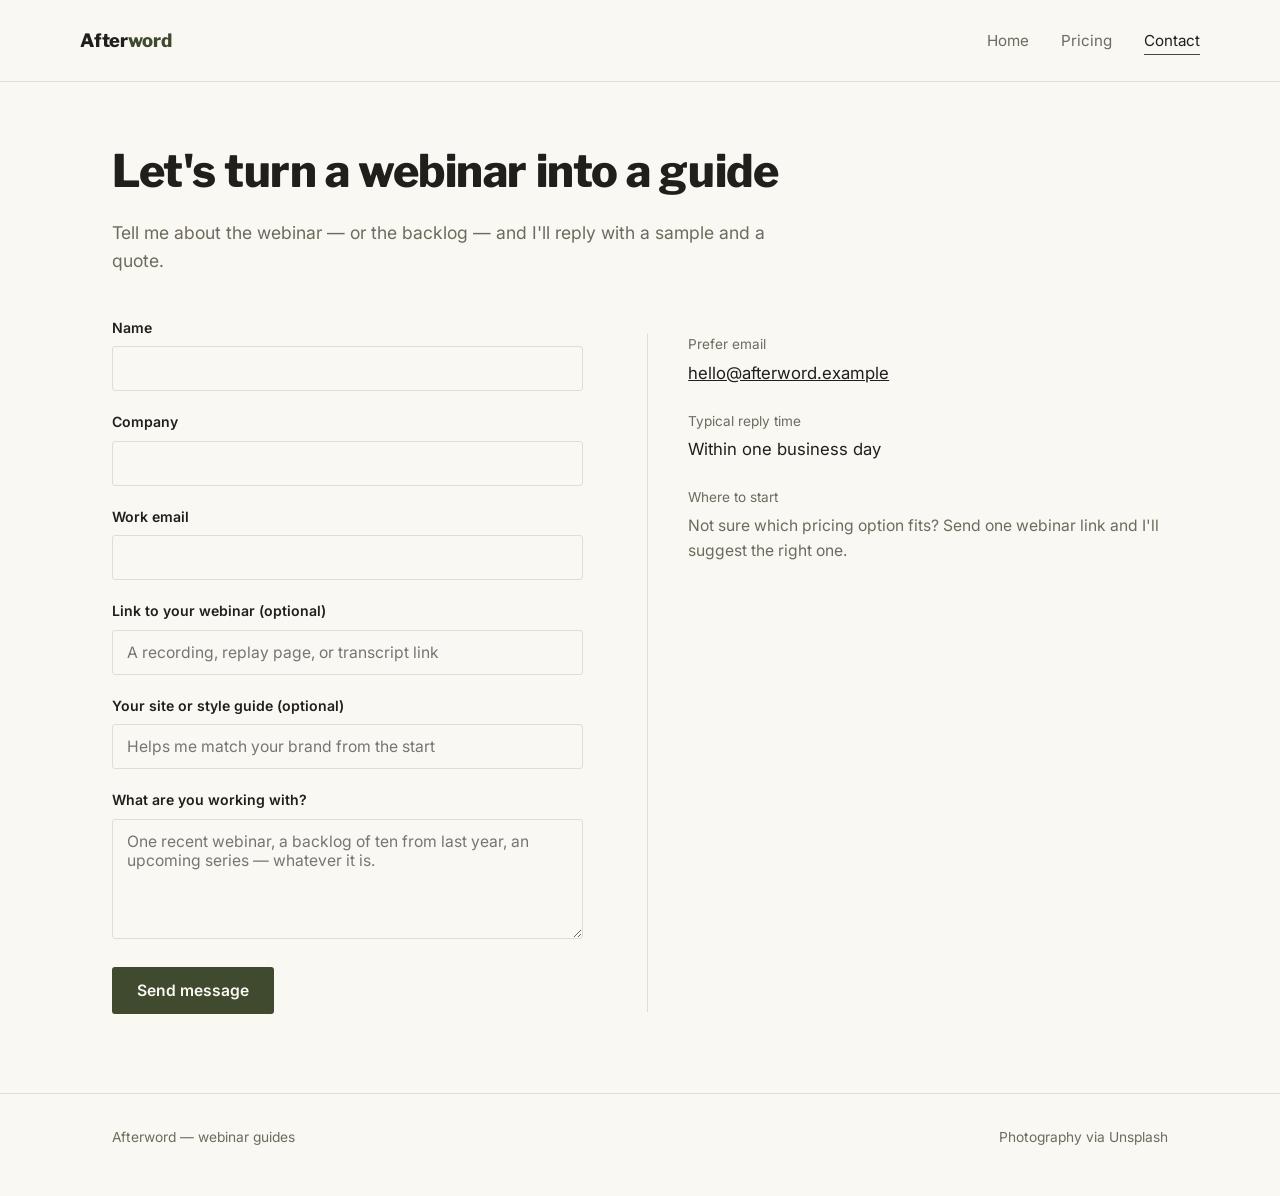
<file: contact.html>
<!doctype html>
<html lang="en">
<head>
<meta charset="UTF-8" />
<meta name="viewport" content="width=device-width, initial-scale=1.0" />
<title>Contact — Afterword</title>
<meta name="description" content="Get in touch to turn a webinar, or a backlog of them, into a guide." />
<link rel="preconnect" href="https://fonts.googleapis.com">
<link rel="preconnect" href="https://fonts.gstatic.com" crossorigin>
<link href="https://fonts.googleapis.com/css2?family=Inter:wght@400;500;600&family=Libre+Franklin:wght@700;800&display=swap" rel="stylesheet">
<link rel="stylesheet" href="styles.css" />
</head>
<body>

<header class="site">
  <div class="wrap nav">
    <a class="wordmark" href="index.html">After<span>word</span></a>
    <ul class="nav-links">
      <li><a href="index.html">Home</a></li>
      <li><a href="pricing.html">Pricing</a></li>
      <li><a href="contact.html" aria-current="page">Contact</a></li>
    </ul>
  </div>
</header>

<main>

  <section style="border-top:none; padding-bottom:24px;">
    <div class="wrap">
      <h1 style="font-size:clamp(2rem,4vw,2.8rem);">Let's turn a webinar into a guide</h1>
      <p class="prose muted" style="font-size:1.1rem; margin-top:14px;">
        Tell me about the webinar — or the backlog — and I'll reply with a sample and a quote.
      </p>
    </div>
  </section>

  <section style="border-top:none; padding-top:0;">
    <div class="wrap contact-layout">

      <div>
        <form id="contact-form">
          <div class="field">
            <label for="name">Name</label>
            <input type="text" id="name" name="name" required />
          </div>
          <div class="field">
            <label for="company">Company</label>
            <input type="text" id="company" name="company" required />
          </div>
          <div class="field">
            <label for="email">Work email</label>
            <input type="email" id="email" name="email" required />
          </div>
          <div class="field">
            <label for="webinar-link">Link to your webinar (optional)</label>
            <input type="url" id="webinar-link" name="webinar-link" placeholder="A recording, replay page, or transcript link" />
          </div>
          <div class="field">
            <label for="brand-link">Your site or style guide (optional)</label>
            <input type="url" id="brand-link" name="brand-link" placeholder="Helps me match your brand from the start" />
          </div>
          <div class="field">
            <label for="message">What are you working with?</label>
            <textarea id="message" name="message" placeholder="One recent webinar, a backlog of ten from last year, an upcoming series — whatever it is." required></textarea>
          </div>
          <button type="submit" class="btn btn-primary">Send message</button>
          <p id="form-status"></p>
        </form>
      </div>

      <dl class="direct-contact">
        <dt>Prefer email</dt>
        <dd><a href="mailto:hello@afterword.example">hello@afterword.example</a></dd>
        <dt>Typical reply time</dt>
        <dd>Within one business day</dd>
        <dt>Where to start</dt>
        <dd class="muted" style="font-size:0.98rem;">Not sure which pricing option fits? Send one webinar link and I'll suggest the right one.</dd>
      </dl>

    </div>
  </section>

</main>

<footer class="site">
  <div class="wrap" style="display:flex; justify-content:space-between; width:100%; flex-wrap:wrap; gap:12px;">
    <span class="muted">Afterword — webinar guides</span>
    <span class="muted">Photography via Unsplash</span>
  </div>
</footer>

<script>
  document.getElementById('contact-form').addEventListener('submit', function (e) {
    e.preventDefault();
    var name = document.getElementById('name').value;
    var company = document.getElementById('company').value;
    var email = document.getElementById('email').value;
    var webinarLink = document.getElementById('webinar-link').value;
    var brandLink = document.getElementById('brand-link').value;
    var message = document.getElementById('message').value;

    var subject = encodeURIComponent('Webinar guide inquiry — ' + company);
    var body = encodeURIComponent(
      'Name: ' + name + '\n' +
      'Company: ' + company + '\n' +
      'Email: ' + email + '\n' +
      (webinarLink ? 'Webinar link: ' + webinarLink + '\n' : '') +
      (brandLink ? 'Site / style guide: ' + brandLink + '\n' : '') +
      '\n' + message
    );

    window.location.href = 'mailto:hello@afterword.example?subject=' + subject + '&body=' + body;
    document.getElementById('form-status').textContent = 'Opening your email client…';
  });
</script>

</body>
</html>
</file>
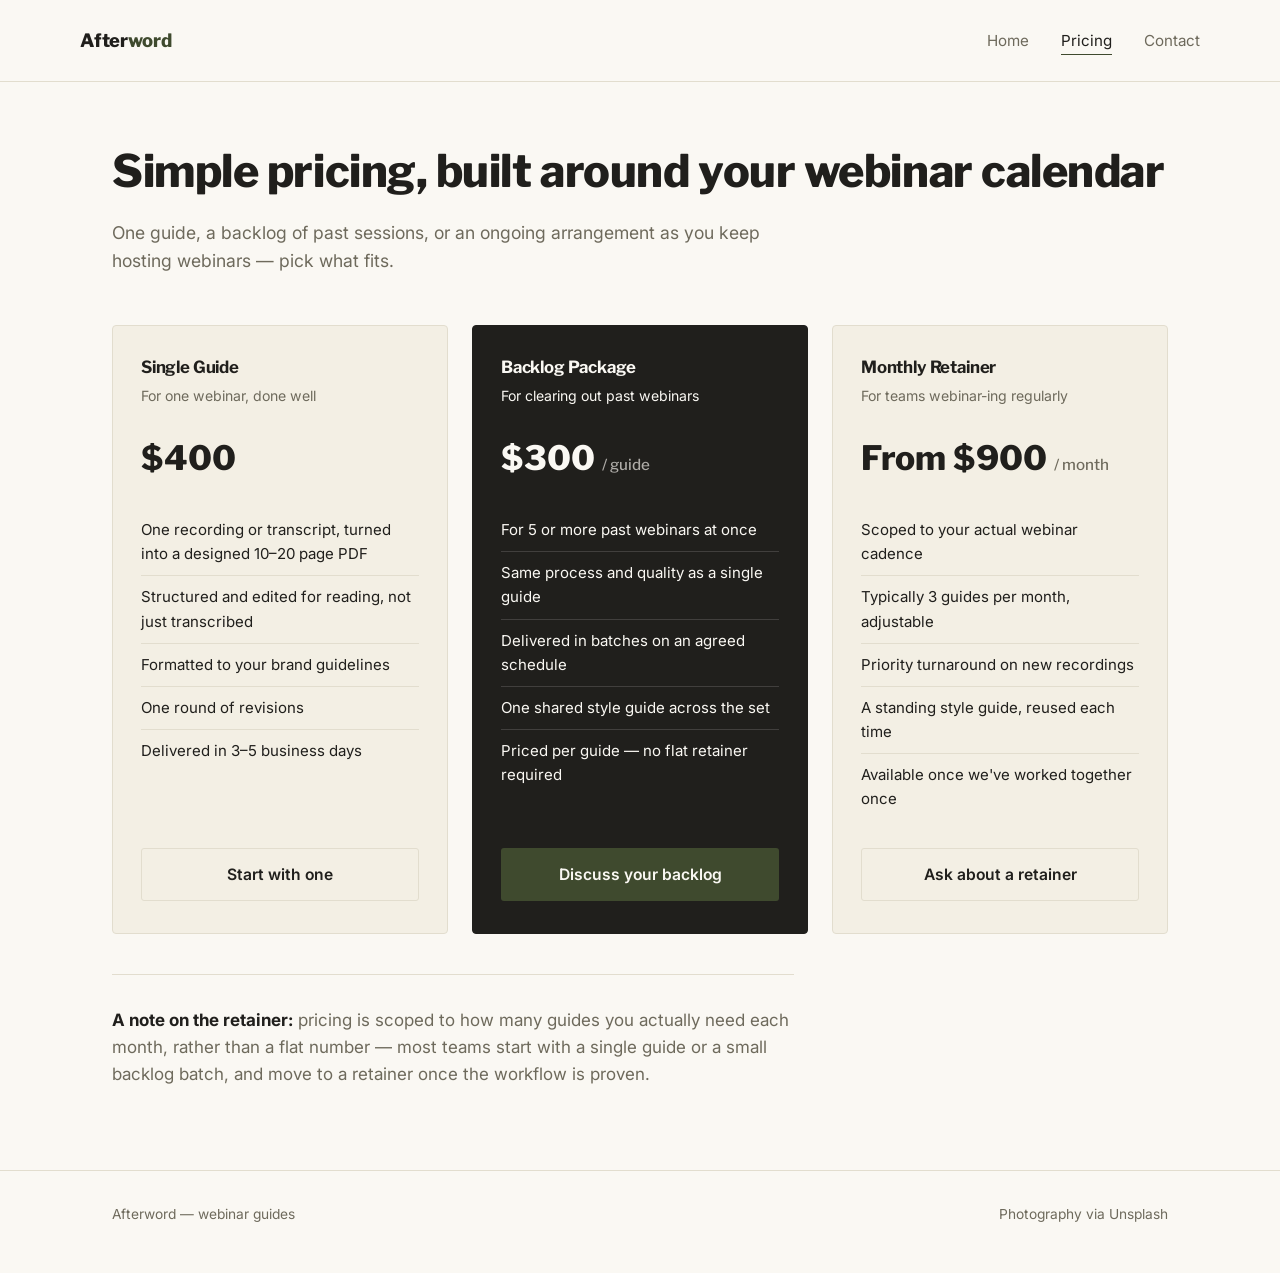
<file: pricing.html>
<!doctype html>
<html lang="en">
<head>
<meta charset="UTF-8" />
<meta name="viewport" content="width=device-width, initial-scale=1.0" />
<title>Pricing — Afterword</title>
<meta name="description" content="Pricing for Afterword's webinar-to-guide service — single guides, backlog packages, and monthly retainers." />
<link rel="preconnect" href="https://fonts.googleapis.com">
<link rel="preconnect" href="https://fonts.gstatic.com" crossorigin>
<link href="https://fonts.googleapis.com/css2?family=Inter:wght@400;500;600&family=Libre+Franklin:wght@700;800&display=swap" rel="stylesheet">
<link rel="stylesheet" href="styles.css" />
</head>
<body>

<header class="site">
  <div class="wrap nav">
    <a class="wordmark" href="index.html">After<span>word</span></a>
    <ul class="nav-links">
      <li><a href="index.html">Home</a></li>
      <li><a href="pricing.html" aria-current="page">Pricing</a></li>
      <li><a href="contact.html">Contact</a></li>
    </ul>
  </div>
</header>

<main>

  <section style="border-top:none; padding-bottom:32px;">
    <div class="wrap">
      <h1 style="font-size:clamp(2rem,4vw,2.8rem);">Simple pricing, built around your webinar calendar</h1>
      <p class="prose muted" style="font-size:1.1rem; margin-top:14px;">
        One guide, a backlog of past sessions, or an ongoing arrangement as you keep hosting webinars — pick what fits.
      </p>
    </div>
  </section>

  <section style="border-top:none; padding-top:0;">
    <div class="wrap">
      <div class="plans">

        <div class="plan reveal">
          <h3>Single Guide</h3>
          <p class="plan-note">For one webinar, done well</p>
          <div class="price">$400</div>
          <ul>
            <li>One recording or transcript, turned into a designed 10–20 page PDF</li>
            <li>Structured and edited for reading, not just transcribed</li>
            <li>Formatted to your brand guidelines</li>
            <li>One round of revisions</li>
            <li>Delivered in 3–5 business days</li>
          </ul>
          <a class="btn btn-ghost" href="contact.html">Start with one</a>
        </div>

        <div class="plan featured reveal">
          <h3>Backlog Package</h3>
          <p class="plan-note">For clearing out past webinars</p>
          <div class="price">$300 <small>/ guide</small></div>
          <ul>
            <li>For 5 or more past webinars at once</li>
            <li>Same process and quality as a single guide</li>
            <li>Delivered in batches on an agreed schedule</li>
            <li>One shared style guide across the set</li>
            <li>Priced per guide — no flat retainer required</li>
          </ul>
          <a class="btn btn-primary" href="contact.html">Discuss your backlog</a>
        </div>

        <div class="plan reveal">
          <h3>Monthly Retainer</h3>
          <p class="plan-note">For teams webinar-ing regularly</p>
          <div class="price">From $900 <small>/ month</small></div>
          <ul>
            <li>Scoped to your actual webinar cadence</li>
            <li>Typically 3 guides per month, adjustable</li>
            <li>Priority turnaround on new recordings</li>
            <li>A standing style guide, reused each time</li>
            <li>Available once we've worked together once</li>
          </ul>
          <a class="btn btn-ghost" href="contact.html">Ask about a retainer</a>
        </div>

      </div>

      <div class="pricing-note">
        <p><strong style="color:var(--ink);">A note on the retainer:</strong> pricing is scoped to how many guides you actually need each month, rather than a flat number — most teams start with a single guide or a small backlog batch, and move to a retainer once the workflow is proven.</p>
      </div>
    </div>
  </section>

</main>

<footer class="site">
  <div class="wrap" style="display:flex; justify-content:space-between; width:100%; flex-wrap:wrap; gap:12px;">
    <span class="muted">Afterword — webinar guides</span>
    <span class="muted">Photography via Unsplash</span>
  </div>
</footer>

<script src="script.js"></script>

</body>
</html>
</file>
<file: styles.css>
/* ============================================================
   Afterword — shared styles
   Palette: warm paper background, near-black ink, one moss-green accent.
   Type: Libre Franklin (headlines) + Inter (body), both sans-serif.
   ============================================================ */

:root {
  --bg: #faf8f3;
  --paper: #f3efe4;
  --ink: #201f1c;
  --ink-muted: #6e6a5c;
  --line: #e2ddce;
  --accent: #3f4a2e;
  --accent-ink: #faf8f3;
  --max: 1120px;
  --text-max: 62ch;
}

* { box-sizing: border-box; }

html {
  scroll-behavior: smooth;
}

body {
  margin: 0;
  background: var(--bg);
  color: var(--ink);
  font-family: "Inter", -apple-system, "Segoe UI", sans-serif;
  font-size: 17px;
  line-height: 1.6;
  -webkit-font-smoothing: antialiased;
}

h1, h2, h3 {
  font-family: "Libre Franklin", "Inter", sans-serif;
  font-weight: 700;
  letter-spacing: -0.01em;
  line-height: 1.12;
  margin: 0 0 0.5em;
  color: var(--ink);
}

h1 { font-size: clamp(2.4rem, 5vw, 3.6rem); font-weight: 800; }
h2 { font-size: clamp(1.6rem, 3vw, 2.1rem); }
h3 { font-size: 1.05rem; font-weight: 700; }

p { margin: 0 0 1em; }

a { color: inherit; }

.muted { color: var(--ink-muted); }

.wrap {
  max-width: var(--max);
  margin: 0 auto;
  padding: 0 32px;
}

.prose {
  max-width: var(--text-max);
}

/* ---------- Header ---------- */

header.site {
  border-bottom: 1px solid var(--line);
}

.nav {
  display: flex;
  align-items: center;
  justify-content: space-between;
  padding: 26px 0;
}

.wordmark {
  font-family: "Libre Franklin", sans-serif;
  font-weight: 800;
  font-size: 1.15rem;
  letter-spacing: -0.01em;
  text-decoration: none;
  color: var(--ink);
}

.wordmark span {
  color: var(--accent);
}

.nav-links {
  display: flex;
  gap: 32px;
  list-style: none;
  margin: 0;
  padding: 0;
}

.nav-links a {
  text-decoration: none;
  font-size: 0.95rem;
  color: var(--ink-muted);
  padding-bottom: 4px;
  border-bottom: 1px solid transparent;
  transition: color 0.15s ease, border-color 0.15s ease;
}

.nav-links a:hover,
.nav-links a[aria-current="page"] {
  color: var(--ink);
  border-color: var(--accent);
}

/* ---------- Buttons ---------- */

.btn {
  display: inline-flex;
  align-items: center;
  gap: 8px;
  padding: 13px 24px;
  border-radius: 3px;
  font-size: 0.98rem;
  font-weight: 600;
  text-decoration: none;
  border: 1px solid transparent;
  cursor: pointer;
  font-family: inherit;
}

.btn-primary {
  background: var(--accent);
  color: var(--accent-ink);
}

.btn-primary:hover { background: #333c25; }

.btn-ghost {
  background: transparent;
  color: var(--ink);
  border-color: var(--line);
}

.btn-ghost:hover { border-color: var(--ink); }

/* ---------- Hero ---------- */

.hero {
  padding: 88px 0 72px;
}

.hero-grid {
  display: grid;
  grid-template-columns: 1.1fr 0.9fr;
  gap: 56px;
  align-items: center;
}
}

.hero .eyebrow-free {
  color: var(--ink-muted);
  font-size: 1.02rem;
  margin-bottom: 18px;
}

.hero-actions {
  display: flex;
  gap: 14px;
  margin-top: 32px;
  flex-wrap: wrap;
}

.hero-photo {
  border-radius: 4px;
  overflow: hidden;
  aspect-ratio: 4 / 5;
  background: var(--paper);
}

.hero-photo img {
  width: 100%;
  height: 100%;
  object-fit: cover;
  display: block;
}

/* ---------- Sections ---------- */

section {
  padding: 64px 0;
  border-top: 1px solid var(--line);
}

.section-head {
  margin-bottom: 40px;
}

.reasons {
  display: grid;
  grid-template-columns: repeat(3, 1fr);
  gap: 36px;
}

.reasons h3 {
  margin-bottom: 10px;
}

.reasons .num {
  font-family: "Libre Franklin", sans-serif;
  font-weight: 800;
  font-size: 0.85rem;
  color: var(--accent);
  margin-bottom: 14px;
  display: block;
}

.how {
  display: grid;
  grid-template-columns: repeat(3, 1fr);
  gap: 36px;
}

.split {
  display: grid;
  grid-template-columns: 0.85fr 1.15fr;
  gap: 56px;
  align-items: center;
}

.split .photo {
  border-radius: 4px;
  overflow: hidden;
  aspect-ratio: 4 / 3;
  background: var(--paper);
}

.split .photo img {
  width: 100%;
  height: 100%;
  object-fit: cover;
  display: block;
}

/* ---------- Pricing ---------- */

.plans {
  display: grid;
  grid-template-columns: repeat(3, 1fr);
  gap: 24px;
}

.plan {
  border: 1px solid var(--line);
  border-radius: 4px;
  padding: 32px 28px;
  background: var(--paper);
  display: flex;
  flex-direction: column;
}

.plan.featured {
  background: var(--ink);
  border-color: var(--ink);
  color: var(--bg);
}

.plan.featured h3,
.plan.featured .plan-note { color: var(--bg); }

.plan.featured .price { color: var(--bg); }

.plan.featured .btn-ghost {
  border-color: rgba(250,248,243,0.4);
  color: var(--bg);
}

.plan.featured .btn-ghost:hover { border-color: var(--bg); }

.plan-note {
  font-size: 0.88rem;
  color: var(--ink-muted);
  margin-bottom: 20px;
}

.price {
  font-family: "Libre Franklin", sans-serif;
  font-weight: 800;
  font-size: 2.1rem;
  margin: 4px 0 4px;
}

.price small {
  font-size: 0.95rem;
  font-weight: 500;
  color: var(--ink-muted);
}

.plan.featured .price small { color: rgba(250,248,243,0.65); }

.plan ul {
  list-style: none;
  margin: 20px 0 28px;
  padding: 0;
  flex-grow: 1;
}

.plan li {
  padding: 9px 0;
  border-top: 1px solid var(--line);
  font-size: 0.94rem;
}

.plan.featured li { border-top-color: rgba(250,248,243,0.15); }

.plan li:first-child { border-top: none; }

.plan .btn { justify-content: center; width: 100%; }

.pricing-note {
  margin-top: 40px;
  padding-top: 32px;
  border-top: 1px solid var(--line);
  max-width: var(--text-max);
  color: var(--ink-muted);
}

/* ---------- Contact ---------- */

.contact-layout {
  display: grid;
  grid-template-columns: 0.95fr 1.05fr;
  gap: 64px;
}

.field {
  margin-bottom: 20px;
}

.field label {
  display: block;
  font-size: 0.88rem;
  font-weight: 600;
  margin-bottom: 7px;
}

.field input,
.field textarea {
  width: 100%;
  padding: 12px 14px;
  border: 1px solid var(--line);
  border-radius: 3px;
  background: var(--bg);
  font-family: inherit;
  font-size: 0.98rem;
  color: var(--ink);
}

.field input:focus,
.field textarea:focus {
  outline: 2px solid var(--accent);
  outline-offset: 1px;
}

.field textarea { resize: vertical; min-height: 120px; }

.direct-contact {
  border-left: 1px solid var(--line);
  padding-left: 40px;
}

.direct-contact dt {
  font-size: 0.85rem;
  color: var(--ink-muted);
  margin-top: 24px;
}

.direct-contact dt:first-child { margin-top: 0; }

.direct-contact dd {
  margin: 4px 0 0;
  font-size: 1.05rem;
}

#form-status {
  margin-top: 14px;
  font-size: 0.92rem;
  color: var(--ink-muted);
}

/* ---------- Footer ---------- */

footer.site {
  border-top: 1px solid var(--line);
  padding: 32px 0 48px;
  display: flex;
  justify-content: space-between;
  align-items: center;
  flex-wrap: wrap;
  gap: 12px;
}

footer.site .muted { font-size: 0.86rem; }

/* ---------- Responsive ---------- */

@media (max-width: 860px) {
  .hero-grid { grid-template-columns: 1fr; }
  .hero-photo { order: -1; aspect-ratio: 16/9; }
  .reasons, .how, .plans { grid-template-columns: 1fr; }
  .split { grid-template-columns: 1fr; }
  .split .photo { order: -1; }
  .contact-layout { grid-template-columns: 1fr; }
  .direct-contact { border-left: none; padding-left: 0; border-top: 1px solid var(--line); padding-top: 32px; }
  .nav-links { gap: 20px; }
  .wrap { padding: 0 22px; }
}

@media (prefers-reduced-motion: reduce) {
  html { scroll-behavior: auto; }
  * { transition: none !important; }
}
/* ---------- Scroll reveal + tactile feedback ---------- */

.reveal, .reveal-load {
  opacity: 0;
  transform: translateY(16px);
  transition: opacity 0.55s ease, transform 0.55s ease;
}

.reveal.is-visible, .reveal-load.is-visible {
  opacity: 1;
  transform: translateY(0);
}

.reveal:nth-child(1) { transition-delay: 0ms; }
.reveal:nth-child(2) { transition-delay: 90ms; }
.reveal:nth-child(3) { transition-delay: 180ms; }

.btn {
  transition: background 0.15s ease, border-color 0.15s ease,
              transform 0.15s ease, box-shadow 0.15s ease;
}

.btn-primary:hover {
  transform: translateY(-1px);
  box-shadow: 0 4px 14px rgba(63, 74, 46, 0.25);
}

.btn:active { transform: translateY(1px); }

.plan {
  transition: transform 0.2s ease, box-shadow 0.2s ease;
}

.plan:hover {
  transform: translateY(-3px);
  box-shadow: 0 10px 30px rgba(32, 31, 28, 0.08);
}

.hero-photo img, .split .photo img {
  transition: transform 0.6s ease;
}

.hero-photo:hover img, .split .photo:hover img {
  transform: scale(1.035);
}
</file>
